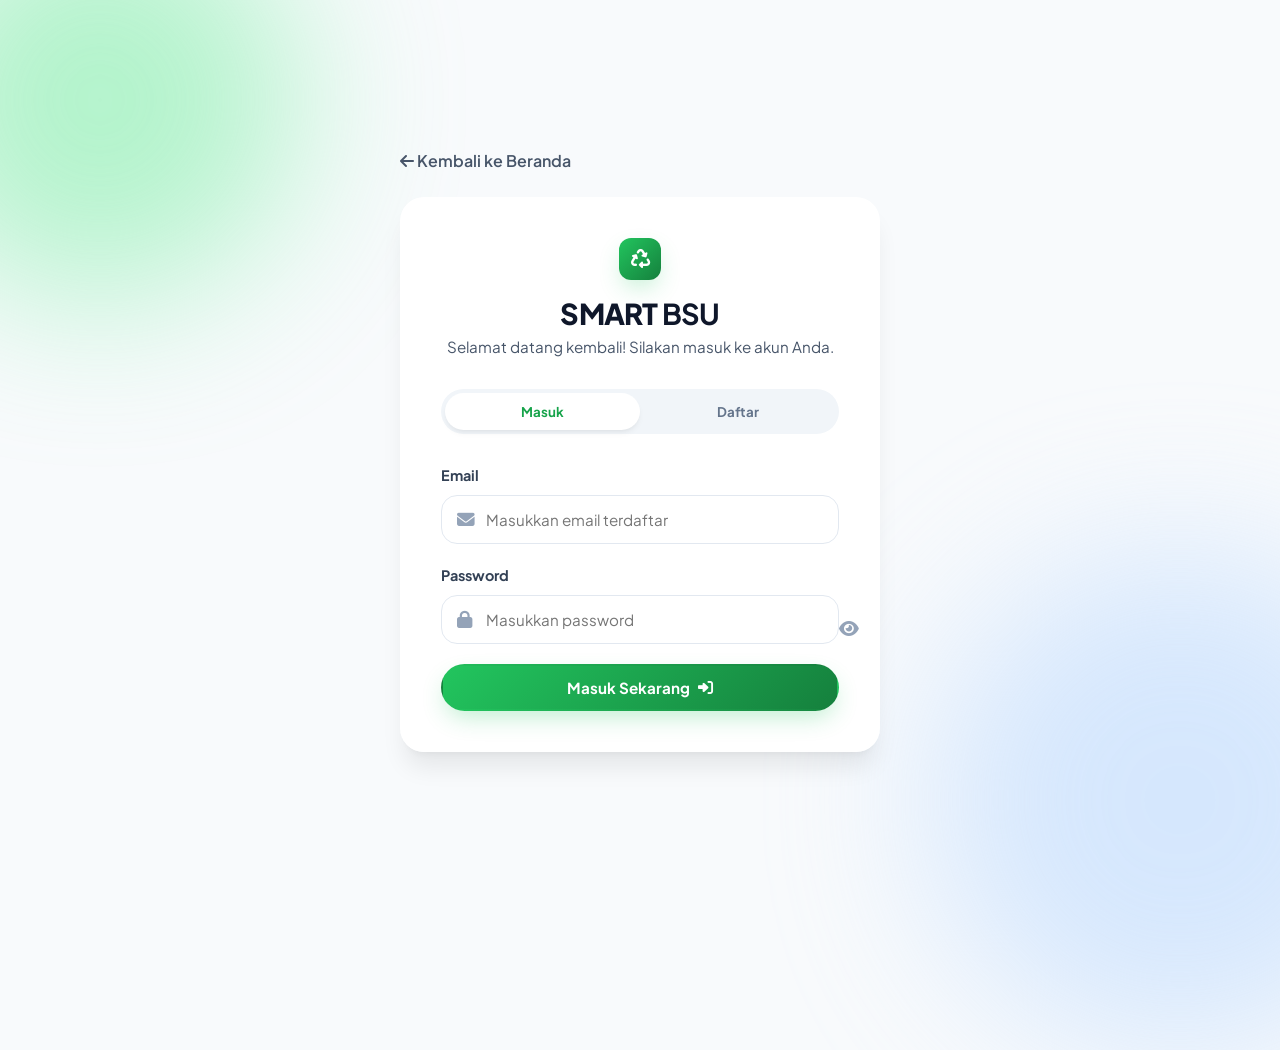
<file: login.html>
<!DOCTYPE html>
<html lang="id">
<head>
    <meta charset="UTF-8">
    <meta name="viewport" content="width=device-width, initial-scale=1.0">
    <title>Masuk / Daftar — SMART BSU</title>
    <!-- Google Fonts: Plus Jakarta Sans -->
    <link href="https://fonts.googleapis.com/css2?family=Plus+Jakarta+Sans:wght@400;500;600;700;800&display=swap" rel="stylesheet">
    <!-- Font Awesome untuk Icon -->
    <link rel="stylesheet" href="https://cdnjs.cloudflare.com/ajax/libs/font-awesome/6.4.0/css/all.min.css">
    <!-- Custom CSS -->
    <link rel="stylesheet" href="style.css">
</head>
<body class="auth-body">

    <!-- Efek Latar Belakang -->
    <div class="bg-shape bg-shape-1"></div>
    <div class="bg-shape bg-shape-2"></div>

    <div class="auth-wrapper">
        <!-- Tombol Kembali -->
        <a href="index.html" class="back-link"><i class="fas fa-arrow-left"></i> Kembali ke Beranda</a>
        
        <div class="auth-card">
            <!-- Header Kartu -->
            <div class="auth-header">
                <div class="logo-icon"><i class="fas fa-recycle"></i></div>
                <h2>SMART <b>BSU</b></h2>
                <p id="auth-subtitle">Selamat datang kembali! Silakan masuk ke akun Anda.</p>
            </div>

            <!-- Tab Navigasi Login / Daftar -->
            <div class="auth-tabs">
                <button class="auth-tab active" id="tab-login">Masuk</button>
                <button class="auth-tab" id="tab-signup">Daftar</button>
            </div>

            <!-- FORM LOGIN -->
            <form id="form-login" class="auth-form active">
                <div class="form-group">
                    <label>Email</label>
                    <div class="input-with-icon">
                        <i class="fas fa-envelope"></i>
                        <input type="email" id="login-email" placeholder="Masukkan email terdaftar" required>
                    </div>
                </div>
                <div class="form-group">
                    <label>Password</label>
                    <div class="input-with-icon">
                        <i class="fas fa-lock"></i>
                        <input type="password" id="login-password" placeholder="Masukkan password" required>
                        <button type="button" class="toggle-password" tabindex="-1"><i class="fas fa-eye"></i></button>
                    </div>
                </div>
                <!-- Pesan Error Dinamis -->
                <div class="form-message" id="login-msg"></div>
                
                <button type="submit" class="btn btn-primary btn-block">
                    Masuk Sekarang <i class="fas fa-sign-in-alt"></i>
                </button>
            </form>

            <!-- FORM SIGN UP -->
            <form id="form-signup" class="auth-form">
                <div class="form-group">
                    <label>Nama Lengkap</label>
                    <div class="input-with-icon">
                        <i class="fas fa-user"></i>
                        <input type="text" id="reg-nama" placeholder="Contoh: Budi Santoso" required>
                    </div>
                </div>
                
                <div class="form-group">
                    <label>Email</label>
                    <div class="input-with-icon">
                        <i class="fas fa-envelope"></i>
                        <input type="email" id="reg-email" placeholder="email@contoh.com" required>
                    </div>
                </div>
                
                <div class="form-group">
                    <label>Tanggal Lahir</label>
                    <div class="input-with-icon">
                        <i class="fas fa-calendar-alt"></i>
                        <input type="date" id="reg-tgl" required>
                    </div>
                </div>
                
                <!-- Grid 2 Kolom untuk Select -->
                <div class="form-row">
                    <div class="form-group">
                        <label>Kecamatan</label>
                        <div class="input-with-icon">
                            <i class="fas fa-map-marker-alt"></i>
                            <select id="reg-kecamatan" required>
                                <option value="" disabled selected>Pilih Wilayah</option>
                                <option value="Bogor Barat">Bogor Barat</option>
                                <option value="Bogor Timur">Bogor Timur</option>
                                <option value="Bogor Selatan">Bogor Selatan</option>
                                <option value="Bogor Utara">Bogor Utara</option>
                                <option value="Bogor Tengah">Bogor Tengah</option>
                                <option value="Tanah Sareal">Tanah Sareal</option>
                            </select>
                        </div>
                    </div>
                    <div class="form-group">
                        <label>Sektor</label>
                        <div class="input-with-icon">
                            <i class="fas fa-briefcase"></i>
                            <select id="reg-sektor" required>
                                <option value="" disabled selected>Pilih Kategori</option>
                                <option value="Rumah Tangga">Rumah Tangga</option>
                                <option value="Kuliner">Kuliner</option>
                                <option value="Pasar">Pasar</option>
                                <option value="Lainnya">Lainnya</option>
                            </select>
                        </div>
                    </div>
                </div>
                
                <div class="form-group">
                    <label>Password</label>
                    <div class="input-with-icon">
                        <i class="fas fa-lock"></i>
                        <input type="password" id="reg-password" placeholder="Buat password minimal 6 karakter" required minlength="6">
                        <button type="button" class="toggle-password" tabindex="-1"><i class="fas fa-eye"></i></button>
                    </div>
                </div>

                <!-- Pesan Error/Sukses Dinamis -->
                <div class="form-message" id="reg-msg"></div>
                
                <button type="submit" class="btn btn-primary btn-block">
                    Daftar Akun Baru <i class="fas fa-user-plus"></i>
                </button>
            </form>
        </div>
    </div>

    <!-- Scripts -->
    <script src="script.js"></script>
</body>
</html>
</file>
<file: style.css>
@charset "UTF-8";

/* ==========================================================================
   SMART BSU - MAIN STYLESHEET (BAGIAN 1)
   Tema: Modern, Clean, Gen-Z Vibe, Eco-Friendly (Green & Blue)
   ========================================================================== */

/* --------------------------------------------------------------------------
   1. CSS VARIABLES (DESIGN TOKENS)
   -------------------------------------------------------------------------- */
:root {
    /* Color Palette: Primary (Green) */
    --primary-50: #f0fdf4;
    --primary-100: #dcfce7;
    --primary-200: #bbf7d0;
    --primary-300: #86efac;
    --primary-400: #4ade80;
    --primary: #22c55e;
    --primary-600: #16a34a;
    --primary-dark: #15803d;
    --primary-800: #166534;
    --primary-900: #14532d;

    /* Color Palette: Accent (Blue) */
    --blue-50: #eff6ff;
    --blue-100: #dbeafe;
    --blue-200: #bfdbfe;
    --blue-300: #93c5fd;
    --blue-400: #60a5fa;
    --blue: #3b82f6;
    --blue-600: #2563eb;
    --blue-dark: #1d4ed8;
    --blue-800: #1e40af;
    --blue-900: #1e3a8a;

    /* Color Palette: Neutral (Gray) */
    --white: #ffffff;
    --gray-50: #f8fafc;
    --gray-100: #f1f5f9;
    --gray-200: #e2e8f0;
    --gray-300: #cbd5e1;
    --gray-400: #94a3b8;
    --gray-500: #64748b;
    --gray-600: #475569;
    --gray-700: #334155;
    --gray-800: #1e293b;
    --gray-900: #0f172a;
    --black: #020617;

    /* Gradients */
    --grad-primary: linear-gradient(135deg, var(--primary), var(--primary-dark));
    --grad-blue: linear-gradient(135deg, var(--blue), var(--blue-dark));
    --grad-green-blue: linear-gradient(135deg, var(--primary-600), var(--blue-600));

    /* Typography */
    --font-main: 'Plus Jakarta Sans', system-ui, -apple-system, sans-serif;
    
    /* Shadows (Soft & Modern) */
    --shadow-xs: 0 1px 2px 0 rgb(0 0 0 / 0.05);
    --shadow-sm: 0 4px 6px -1px rgb(0 0 0 / 0.05), 0 2px 4px -2px rgb(0 0 0 / 0.05);
    --shadow-md: 0 10px 15px -3px rgb(0 0 0 / 0.06), 0 4px 6px -4px rgb(0 0 0 / 0.05);
    --shadow-lg: 0 20px 25px -5px rgb(0 0 0 / 0.08), 0 8px 10px -6px rgb(0 0 0 / 0.05);
    --shadow-green: 0 10px 25px -5px rgba(34, 197, 94, 0.3);
    --shadow-blue: 0 10px 25px -5px rgba(59, 130, 246, 0.3);
    --shadow-hover: 0 25px 50px -12px rgb(0 0 0 / 0.15);

    /* Border Radius (Rounded 16px - 24px per instruksi) */
    --radius-sm: 8px;
    --radius-md: 12px;
    --radius-lg: 16px;
    --radius-xl: 20px;
    --radius-2xl: 24px;
    --radius-full: 9999px;

    /* Transitions */
    --t-fast: 150ms cubic-bezier(0.4, 0, 0.2, 1);
    --t-normal: 300ms cubic-bezier(0.4, 0, 0.2, 1);
    --t-slow: 500ms cubic-bezier(0.4, 0, 0.2, 1);

    /* Spacing & Layout */
    --nav-height: 80px;
    --container-max: 1200px;
    --spacing-sm: 16px;
    --spacing-md: 24px;
    --spacing-lg: 40px;
    --spacing-xl: 80px;
}

/* --------------------------------------------------------------------------
   2. RESET & BASE STYLES
   -------------------------------------------------------------------------- */
*, *::before, *::after {
    margin: 0;
    padding: 0;
    box-sizing: border-box;
}

html {
    scroll-behavior: smooth;
    font-size: 16px;
}

body {
    font-family: var(--font-main);
    background-color: var(--white);
    color: var(--gray-800);
    line-height: 1.6;
    -webkit-font-smoothing: antialiased;
    -moz-osx-font-smoothing: grayscale;
    min-height: 100vh;
    display: flex;
    flex-direction: column;
}

main {
    flex-grow: 1;
}

/* Typography Base */
h1, h2, h3, h4, h5, h6 {
    font-family: var(--font-main);
    font-weight: 800;
    line-height: 1.2;
    color: var(--gray-900);
    letter-spacing: -0.02em;
}

p {
    margin-bottom: 1rem;
    color: var(--gray-600);
}

a {
    color: var(--primary);
    text-decoration: none;
    transition: all var(--t-fast);
}

a:hover {
    color: var(--primary-dark);
}

ul, ol {
    list-style: none;
}

img {
    max-width: 100%;
    height: auto;
    display: block;
}

button {
    font-family: inherit;
    cursor: pointer;
    border: none;
    background: none;
    outline: none;
}

/* --------------------------------------------------------------------------
   3. GLOBAL LAYOUT & UTILITIES
   -------------------------------------------------------------------------- */
.container {
    width: 100%;
    max-width: var(--container-max);
    margin: 0 auto;
    padding: 0 var(--spacing-md);
}

.page-spacing {
    padding: var(--spacing-xl) 0;
}

/* Background Utilities */
.bg-gray { background-color: var(--gray-50); }
.bg-white { background-color: var(--white); }
.bg-green-50 { background-color: var(--primary-50); }
.bg-blue-50 { background-color: var(--blue-50); }
.bg-blue-light { background-color: var(--blue-100); }
.bg-green-light { background-color: var(--primary-100); }

/* Text Color Utilities */
.text-primary { color: var(--primary); }
.text-green { color: var(--primary); }
.text-green-600 { color: var(--primary-600); }
.text-green-700 { color: var(--primary-700); }
.text-green-800 { color: var(--primary-800); }
.text-blue { color: var(--blue); }
.text-blue-600 { color: var(--blue-600); }
.text-blue-700 { color: var(--blue-700); }
.text-white { color: var(--white); }
.text-gray-500 { color: var(--gray-500); }
.text-gray-600 { color: var(--gray-600); }
.text-gray-700 { color: var(--gray-700); }
.text-gray-800 { color: var(--gray-800); }
.text-gray-900 { color: var(--gray-900); }

/* Typography Utilities */
.text-center { text-align: center; }
.text-left { text-align: left; }
.text-right { text-align: right; }
.font-bold { font-weight: 700; }
.font-black { font-weight: 900; }
.text-sm { font-size: 0.875rem; }
.text-xs { font-size: 0.75rem; }
.text-lg { font-size: 1.125rem; }
.text-xl { font-size: 1.25rem; }
.text-2xl { font-size: 1.5rem; }
.text-3xl { font-size: 1.875rem; }
.text-4xl { font-size: 2.25rem; }
.tracking-widest { letter-spacing: 0.1em; }
.uppercase { text-transform: uppercase; }
.leading-relaxed { line-height: 1.75; }

/* Display & Flex Utilities */
.d-block { display: block; }
.d-flex { display: flex; }
.flex-column { flex-direction: column; }
.align-center { align-items: center; }
.justify-center { justify-content: center; }
.justify-between { justify-content: space-between; }
.flex-grow { flex-grow: 1; }
.flex-shrink-0 { flex-shrink: 0; }
.w-full { width: 100%; }
.h-full { height: 100%; }

/* Spacing Utilities */
.m-0 { margin: 0; }
.mt-1 { margin-top: 0.25rem; }
.mt-2 { margin-top: 0.5rem; }
.mt-3 { margin-top: 1rem; }
.mt-4 { margin-top: 1.5rem; }
.mt-5 { margin-top: 2rem; }
.mb-1 { margin-bottom: 0.25rem; }
.mb-2 { margin-bottom: 0.5rem; }
.mb-3 { margin-bottom: 1rem; }
.mb-4 { margin-bottom: 1.5rem; }
.mb-5 { margin-bottom: 2rem; }
.mx-auto { margin-left: auto; margin-right: auto; }
.p-0 { padding: 0; }
.p-2 { padding: 0.5rem; }
.p-3 { padding: 1rem; }
.p-4 { padding: 1.5rem; }
.p-5 { padding: 2rem; }
.px-3 { padding-left: 1rem; padding-right: 1rem; }
.px-6 { padding-left: 1.5rem; padding-right: 1.5rem; }
.py-1 { padding-top: 0.25rem; padding-bottom: 0.25rem; }
.py-3 { padding-top: 1rem; padding-bottom: 1rem; }
.pb-3 { padding-bottom: 1rem; }
.pb-5 { padding-bottom: 2rem; }
.pt-5 { padding-top: 2rem; }

/* Gap Utilities */
.gap-2 { gap: 0.5rem; }
.gap-3 { gap: 1rem; }
.gap-4 { gap: 1.5rem; }

/* Border & Radius Utilities */
.rounded-lg { border-radius: var(--radius-lg); }
.rounded-xl { border-radius: var(--radius-xl); }
.rounded-2xl { border-radius: var(--radius-2xl); }
.rounded-full { border-radius: var(--radius-full); }
.border { border-width: 1px; border-style: solid; }
.border-gray-100 { border-color: var(--gray-100); }
.border-gray-200 { border-color: var(--gray-200); }
.border-green-100 { border-color: var(--primary-100); }
.border-green-200 { border-color: var(--primary-200); }
.border-blue { border-color: var(--blue-200); }
.border-b { border-bottom-width: 1px; border-bottom-style: solid; }

/* Shadow & Effects */
.shadow-sm { box-shadow: var(--shadow-sm); }
.shadow-md { box-shadow: var(--shadow-md); }
.shadow-lg { box-shadow: var(--shadow-lg); }
.shadow-green { box-shadow: var(--shadow-green); }
.transition { transition: all var(--t-normal); }
.hover-shadow:hover { 
    box-shadow: var(--shadow-hover);
    transform: translateY(-4px);
}

/* Position Utilities */
.position-relative { position: relative; }
.relative { position: relative; }
.absolute { position: absolute; }
.z-10 { z-index: 10; }
.overflow-hidden { overflow: hidden; }

/* Section Title Base */
.section-title {
    margin-bottom: var(--spacing-lg);
}
.section-title span {
    display: inline-block;
    color: var(--primary);
    font-weight: 700;
    text-transform: uppercase;
    letter-spacing: 2px;
    font-size: 0.85rem;
    margin-bottom: 8px;
}
.section-title h2 {
    font-size: clamp(1.8rem, 4vw, 2.5rem);
    color: var(--gray-900);
}
/* --------------------------------------------------------------------------
   4. COMPONENTS: BUTTONS & BADGES
   -------------------------------------------------------------------------- */
.btn {
    display: inline-flex;
    align-items: center;
    justify-content: center;
    gap: 8px;
    padding: 12px 24px;
    font-size: 0.95rem;
    font-weight: 700;
    border-radius: var(--radius-full);
    transition: all var(--t-fast);
    border: 2px solid transparent;
    text-align: center;
    cursor: pointer;
    white-space: nowrap;
}
.btn:active { transform: scale(0.97); }

.btn-primary {
    background: var(--grad-primary);
    color: var(--white);
    box-shadow: var(--shadow-green);
}
.btn-primary:hover {
    box-shadow: 0 15px 30px -5px rgba(34, 197, 94, 0.4);
    transform: translateY(-2px);
    color: var(--white);
}

.btn-outline {
    background: transparent;
    color: var(--primary-600);
    border-color: var(--primary-400);
}
.btn-outline:hover {
    background: var(--primary-50);
    color: var(--primary-800);
    transform: translateY(-2px);
}

.btn-danger {
    background: linear-gradient(135deg, #ef4444, #dc2626);
    color: var(--white);
    box-shadow: 0 10px 25px -5px rgba(239, 68, 68, 0.3);
}
.btn-danger:hover {
    transform: translateY(-2px);
    box-shadow: 0 15px 30px -5px rgba(239, 68, 68, 0.4);
}

.btn-block { width: 100%; }
.btn-lg { padding: 16px 32px; font-size: 1.05rem; }

/* Badges */
.badge {
    display: inline-flex;
    align-items: center;
    gap: 6px;
    padding: 6px 14px;
    background: var(--primary-100);
    color: var(--primary-800);
    font-size: 0.8rem;
    font-weight: 800;
    border-radius: var(--radius-full);
}
.badge-blue { background: var(--blue-100); color: var(--blue-800); }
.badge-glass {
    background: rgba(255, 255, 255, 0.15);
    backdrop-filter: blur(12px);
    -webkit-backdrop-filter: blur(12px);
    color: var(--white);
    border: 1px solid rgba(255, 255, 255, 0.2);
}

/* --------------------------------------------------------------------------
   5. NAVBAR & MOBILE MENU
   -------------------------------------------------------------------------- */
.navbar {
    position: sticky;
    top: 0;
    left: 0;
    width: 100%;
    height: var(--nav-height);
    background: rgba(255, 255, 255, 0.9);
    backdrop-filter: blur(16px);
    -webkit-backdrop-filter: blur(16px);
    z-index: 1000;
    box-shadow: 0 4px 20px rgba(0, 0, 0, 0.03);
    border-bottom: 1px solid rgba(34, 197, 94, 0.1);
}

.nav-container {
    max-width: var(--container-max);
    height: 100%;
    margin: 0 auto;
    padding: 0 var(--spacing-md);
    display: flex;
    justify-content: space-between;
    align-items: center;
}

.logo {
    display: flex;
    align-items: center;
    gap: 12px;
    font-size: 1.25rem;
    font-weight: 900;
    color: var(--gray-900);
    letter-spacing: -0.5px;
}
.logo b { color: var(--primary-600); }
.logo-icon {
    width: 42px;
    height: 42px;
    background: var(--grad-primary);
    color: var(--white);
    display: flex;
    align-items: center;
    justify-content: center;
    border-radius: 12px;
    font-size: 1.2rem;
    box-shadow: var(--shadow-green);
}

.nav-menu {
    display: flex;
    gap: 32px;
}
.nav-menu a {
    color: var(--gray-600);
    font-weight: 700;
    font-size: 0.95rem;
    position: relative;
    padding: 8px 0;
}
.nav-menu a:hover, .nav-menu a.active {
    color: var(--primary-600);
}
.nav-menu a::after {
    content: '';
    position: absolute;
    bottom: 0;
    left: 0;
    width: 0%;
    height: 3px;
    background: var(--primary-600);
    border-radius: var(--radius-full);
    transition: width var(--t-fast);
}
.nav-menu a.active::after, .nav-menu a:hover::after {
    width: 100%;
}

.nav-right {
    display: flex;
    align-items: center;
    gap: 16px;
}

.nav-points {
    display: flex;
    align-items: center;
    gap: 6px;
    background: var(--primary-50);
    padding: 8px 16px;
    border-radius: var(--radius-full);
    color: var(--primary-800);
    font-weight: 800;
    font-size: 0.9rem;
    border: 1px solid var(--primary-200);
}
.nav-points i { color: #f59e0b; } /* Warna bintang kuning */

.nav-avatar {
    width: 46px;
    height: 46px;
    border-radius: 50%;
    overflow: hidden;
    border: 2px solid var(--primary-200);
    transition: var(--t-fast);
    cursor: pointer;
    background: var(--gray-100);
}
.nav-avatar:hover, .nav-avatar.active {
    transform: scale(1.05);
    box-shadow: var(--shadow-green);
    border-color: var(--primary);
}
.nav-avatar img { width: 100%; height: 100%; object-fit: cover; }

.menu-toggle {
    display: none;
    font-size: 1.5rem;
    color: var(--gray-800);
    cursor: pointer;
    background: var(--gray-100);
    width: 46px; height: 46px;
    border-radius: 12px;
    align-items: center;
    justify-content: center;
    transition: var(--t-fast);
}
.menu-toggle:active { background: var(--gray-200); }

/* Mobile Nav Drawer */
.mobile-nav {
    position: fixed;
    top: var(--nav-height);
    left: 0;
    width: 100%;
    background: rgba(255, 255, 255, 0.98);
    backdrop-filter: blur(20px);
    -webkit-backdrop-filter: blur(20px);
    box-shadow: var(--shadow-lg);
    display: none;
    flex-direction: column;
    padding: 24px;
    z-index: 999;
    border-bottom-left-radius: 24px;
    border-bottom-right-radius: 24px;
    border-top: 1px solid var(--gray-100);
}
.mobile-nav.open {
    display: flex;
    animation: slideDown 0.3s cubic-bezier(0.4, 0, 0.2, 1) forwards;
}
.mobile-nav a {
    padding: 16px;
    font-size: 1.05rem;
    font-weight: 700;
    color: var(--gray-700);
    border-bottom: 1px solid var(--gray-100);
    display: flex;
    align-items: center;
    gap: 16px;
}
.mobile-nav a:last-child { border-bottom: none; }
.mobile-nav a:hover, .mobile-nav a.active {
    background: var(--primary-50);
    color: var(--primary-700);
    border-radius: var(--radius-md);
}
.mobile-nav a i { color: var(--primary-500); font-size: 1.2rem; width: 24px; text-align: center; }

/* --------------------------------------------------------------------------
   6. HERO SECTIONS (HOME & SUBPAGES)
   -------------------------------------------------------------------------- */
/* Home Hero (index.html) */
.hero {
    position: relative;
    min-height: calc(100vh - var(--nav-height) - 40px);
    margin: 20px;
    border-radius: var(--radius-2xl);
    overflow: hidden;
    background: url('https://images.unsplash.com/photo-1532996122724-e3c354a0b15b?ixlib=rb-4.0.3&auto=format&fit=crop&w=1470&q=80') center/cover no-repeat;
    display: flex;
    align-items: center;
}
.hero-overlay {
    position: absolute;
    inset: 0;
    background: linear-gradient(90deg, rgba(15, 23, 42, 0.95) 0%, rgba(15, 23, 42, 0.7) 50%, rgba(15, 23, 42, 0.1) 100%);
    z-index: 1;
}
.hero-content {
    position: relative;
    z-index: 2;
    display: flex;
    justify-content: space-between;
    align-items: center;
    width: 100%;
}
.hero-text {
    max-width: 650px;
    color: var(--white);
}
.hero-text h1 {
    font-size: clamp(2.5rem, 6vw, 4.5rem);
    color: var(--white);
    margin: 20px 0;
    line-height: 1.15;
    letter-spacing: -1px;
}
.hero-text h1 span {
    color: var(--primary-400);
    position: relative;
}
.hero-text p {
    color: var(--gray-300);
    font-size: 1.15rem;
    margin-bottom: 32px;
    line-height: 1.8;
}
.hero-btns {
    display: flex;
    gap: 16px;
    flex-wrap: wrap;
}
.hero-visual {
    display: none; /* Disembunyikan di mobile, dimunculkan via media query */
}

/* Floating Elements (Home Visual) */
.floating-card {
    background: rgba(255, 255, 255, 0.1);
    backdrop-filter: blur(16px);
    -webkit-backdrop-filter: blur(16px);
    border: 1px solid rgba(255, 255, 255, 0.2);
    padding: 24px 32px;
    border-radius: var(--radius-xl);
    color: var(--white);
    display: flex;
    align-items: center;
    gap: 20px;
    animation: float 5s ease-in-out infinite;
    box-shadow: 0 25px 50px -12px rgba(0, 0, 0, 0.5);
}
.floating-card i {
    font-size: 3rem;
    color: var(--primary-400);
}
.floating-card span {
    font-size: 1.35rem;
    font-weight: 800;
}

/* Subpage Heros (Edukasi, Partnership, Point) */
.edu-hero, .partner-hero, .point-hero {
    padding: 80px 20px 120px;
    background: linear-gradient(135deg, var(--gray-900), var(--gray-800));
    color: var(--white);
    border-radius: 0 0 40px 40px;
}
.hero-title {
    font-size: clamp(2rem, 5vw, 3.5rem);
    color: var(--white);
    letter-spacing: -1px;
    line-height: 1.2;
}
.hero-title span { color: var(--primary-400); }
.hero-bg-pattern {
    position: absolute;
    inset: 0;
    background-image: radial-gradient(rgba(255,255,255,0.1) 2px, transparent 2px);
    background-size: 30px 30px;
    opacity: 0.5;
    z-index: 1;
}

/* --------------------------------------------------------------------------
   7. ANIMATIONS (KEYFRAMES)
   -------------------------------------------------------------------------- */
@keyframes slideDown {
    from { opacity: 0; transform: translateY(-15px); }
    to { opacity: 1; transform: translateY(0); }
}
@keyframes float {
    0%, 100% { transform: translateY(0); }
    50% { transform: translateY(-20px); }
}
@keyframes pulseGlow {
    0% { box-shadow: 0 0 0 0 rgba(34, 197, 94, 0.6); }
    70% { box-shadow: 0 0 0 20px rgba(34, 197, 94, 0); }
    100% { box-shadow: 0 0 0 0 rgba(34, 197, 94, 0); }
}
@keyframes slideUpFade {
    from { opacity: 0; transform: translateY(30px); }
    to { opacity: 1; transform: translateY(0); }
}
/* --------------------------------------------------------------------------
   8. INDEX.HTML - DASHBOARD STATISTIK
   -------------------------------------------------------------------------- */
.stats {
    margin-top: -60px;
    position: relative;
    z-index: 10;
    margin-bottom: var(--spacing-xl);
}

.stats-grid {
    display: grid;
    grid-template-columns: repeat(auto-fit, minmax(280px, 1fr));
    gap: 24px;
}

.stat-card {
    background: var(--white);
    padding: 32px 24px;
    border-radius: var(--radius-xl);
    box-shadow: var(--shadow-md);
    display: flex;
    align-items: center;
    gap: 20px;
    transition: var(--t-normal);
    border: 1px solid var(--gray-100);
}

.stat-card:hover {
    transform: translateY(-5px);
    box-shadow: var(--shadow-lg);
    border-color: var(--primary-200);
}

.stat-icon {
    width: 64px;
    height: 64px;
    background: var(--primary-50);
    color: var(--primary-600);
    border-radius: var(--radius-lg);
    display: flex;
    align-items: center;
    justify-content: center;
    font-size: 1.8rem;
    flex-shrink: 0;
}

.stat-info h2 {
    font-size: 2.5rem;
    color: var(--gray-900);
    display: inline-block;
    line-height: 1;
    margin-bottom: 4px;
}

.stat-info .unit {
    font-size: 1rem;
    color: var(--primary-600);
    font-weight: 800;
}

.stat-info p {
    margin: 0;
    font-size: 0.9rem;
    color: var(--gray-500);
}

/* --------------------------------------------------------------------------
   9. INDEX.HTML - FITUR MAGGOT
   -------------------------------------------------------------------------- */
.maggot-features {
    background: var(--gray-50);
    padding: var(--spacing-xl) 0;
}

.feature-grid {
    display: grid;
    grid-template-columns: repeat(auto-fit, minmax(300px, 1fr));
    gap: 30px;
}

.f-card {
    background: var(--white);
    padding: 40px 30px;
    border-radius: var(--radius-xl);
    text-align: center;
    box-shadow: var(--shadow-sm);
    transition: var(--t-normal);
    border: 1px solid var(--gray-100);
}

.f-card:hover, .f-card.active {
    box-shadow: var(--shadow-lg);
    transform: translateY(-8px);
    border-color: var(--primary-200);
}

.f-card.active {
    background: var(--grad-primary);
    color: var(--white);
}

.f-card.active h3, .f-card.active p {
    color: var(--white);
}

.f-icon {
    width: 80px;
    height: 80px;
    background: var(--primary-50);
    color: var(--primary-600);
    font-size: 2rem;
    border-radius: 50%;
    display: flex;
    align-items: center;
    justify-content: center;
    margin: 0 auto 24px;
    transition: var(--t-normal);
}

.f-card.active .f-icon {
    background: rgba(255, 255, 255, 0.2);
    color: var(--white);
}

.f-card h3 {
    margin-bottom: 12px;
    font-size: 1.25rem;
}

/* --------------------------------------------------------------------------
   10. INDEX.HTML - SMART BSU TV
   -------------------------------------------------------------------------- */
.bsu-tv {
    padding: var(--spacing-xl) 0;
}

.tv-wrapper {
    background: var(--gray-900);
    border-radius: var(--radius-2xl);
    padding: 40px;
    display: grid;
    grid-template-columns: 1fr 1.5fr;
    gap: 40px;
    align-items: center;
    color: var(--white);
    overflow: hidden;
    position: relative;
    box-shadow: var(--shadow-lg);
}

.tv-wrapper::before {
    content: '';
    position: absolute;
    top: 0;
    left: 0;
    width: 100%;
    height: 100%;
    background: radial-gradient(circle at top right, rgba(37, 99, 235, 0.3), transparent 50%);
    pointer-events: none;
}

.tv-info h2 {
    color: var(--white);
    font-size: 2.5rem;
    margin-bottom: 16px;
}

.tv-info h2 span {
    color: #ef4444; /* YouTube Red */
}

.tv-info p {
    color: var(--gray-300);
    font-size: 1.1rem;
}

.video-container {
    position: relative;
    padding-bottom: 56.25%; /* 16:9 Aspect Ratio */
    height: 0;
    overflow: hidden;
    border-radius: var(--radius-lg);
    box-shadow: 0 10px 30px rgba(0, 0, 0, 0.5);
    border: 4px solid var(--gray-800);
}

.video-container iframe {
    position: absolute;
    top: 0;
    left: 0;
    width: 100%;
    height: 100%;
}

/* --------------------------------------------------------------------------
   11. INDEX.HTML - FLOW SISTEM
   -------------------------------------------------------------------------- */
.flow-section {
    background: var(--gray-50);
    padding: var(--spacing-xl) 0;
    text-align: center;
}

.flow-container {
    display: flex;
    justify-content: space-between;
    align-items: flex-start;
    gap: 20px;
    position: relative;
    flex-wrap: wrap;
}

.flow-step {
    flex: 1;
    min-width: 150px;
    display: flex;
    flex-direction: column;
    align-items: center;
    position: relative;
}

.step-num {
    width: 60px;
    height: 60px;
    background: var(--white);
    color: var(--primary-600);
    font-size: 1.5rem;
    font-weight: 900;
    border-radius: 50%;
    display: flex;
    align-items: center;
    justify-content: center;
    margin-bottom: 16px;
    box-shadow: var(--shadow-md);
    border: 4px solid var(--primary-50);
    z-index: 2;
    transition: var(--t-fast);
}

.flow-step:hover .step-num {
    background: var(--primary-600);
    color: var(--white);
    transform: scale(1.1);
}

.flow-step h4 {
    font-size: 1.1rem;
    margin-bottom: 8px;
    color: var(--gray-800);
}

.flow-step p {
    font-size: 0.85rem;
}

/* --------------------------------------------------------------------------
   12. INDEX.HTML - QUICK MENU CARDS
   -------------------------------------------------------------------------- */
.quick-menu {
    padding: var(--spacing-xl) 0;
}

.menu-grid {
    display: grid;
    grid-template-columns: repeat(auto-fit, minmax(250px, 1fr));
    gap: 24px;
}

.m-card {
    background: var(--white);
    padding: 32px;
    border-radius: var(--radius-xl);
    box-shadow: var(--shadow-sm);
    display: flex;
    flex-direction: column;
    align-items: center;
    justify-content: center;
    gap: 16px;
    border: 1px solid var(--gray-100);
}

.m-card:hover {
    transform: translateY(-5px);
    box-shadow: var(--shadow-lg);
    border-color: var(--primary-200);
}

.m-card i {
    font-size: 2.5rem;
    color: var(--primary-500);
    transition: var(--t-fast);
}

.m-card:hover i {
    transform: scale(1.1);
    color: var(--primary-600);
}

.m-card span {
    font-weight: 800;
    font-size: 1.1rem;
    color: var(--gray-800);
}
/* --------------------------------------------------------------------------
   13. GLOBAL FORMS & INPUTS
   -------------------------------------------------------------------------- */
.form-group {
    margin-bottom: 20px;
}

.form-group label {
    display: block;
    font-size: 0.9rem;
    font-weight: 700;
    color: var(--gray-700);
    margin-bottom: 8px;
}

.input-with-icon {
    position: relative;
    display: flex;
    align-items: center;
}

.input-with-icon i {
    position: absolute;
    left: 16px;
    color: var(--gray-400);
    font-size: 1.1rem;
    transition: var(--t-fast);
}

.input-with-icon input,
.input-with-icon select,
.input-with-icon textarea {
    width: 100%;
    padding: 14px 16px 14px 44px;
    border: 1px solid var(--gray-200);
    border-radius: var(--radius-lg);
    font-family: inherit;
    font-size: 0.95rem;
    color: var(--gray-800);
    background: var(--white);
    transition: var(--t-fast);
    outline: none;
}

.input-with-icon input:focus,
.input-with-icon select:focus,
.input-with-icon textarea:focus {
    border-color: var(--primary-400);
    box-shadow: 0 0 0 4px rgba(34, 197, 94, 0.15);
}

.input-with-icon input:focus + i,
.input-with-icon select:focus + i,
.input-with-icon textarea:focus + i,
.input-with-icon:focus-within i.icon-left {
    color: var(--primary-600);
}

.disabled-input {
    background-color: var(--gray-100) !important;
    color: var(--gray-500) !important;
    cursor: not-allowed;
}

.form-message {
    font-size: 0.85rem;
    margin-top: 8px;
    padding: 10px 12px;
    border-radius: var(--radius-md);
    display: none; /* Disembunyikan secara default, ditampilkan via JS */
}
.form-message.error {
    display: block;
    background: #fef2f2;
    color: #dc2626;
    border: 1px solid #fecaca;
}
.form-message.success {
    display: block;
    background: #f0fdf4;
    color: #16a34a;
    border: 1px solid #bbf7d0;
}

/* --------------------------------------------------------------------------
   14. AUTHENTICATION PAGE (LOGIN.HTML)
   -------------------------------------------------------------------------- */
.auth-body {
    background: var(--gray-50);
    display: flex;
    align-items: center;
    justify-content: center;
    min-height: 100vh;
    padding: 20px;
    position: relative;
    overflow: hidden;
}

.bg-shape {
    position: absolute;
    border-radius: 50%;
    filter: blur(80px);
    z-index: 0;
    opacity: 0.6;
}
.bg-shape-1 {
    width: 400px; height: 400px;
    background: var(--primary-300);
    top: -100px; left: -100px;
}
.bg-shape-2 {
    width: 500px; height: 500px;
    background: var(--blue-200);
    bottom: -150px; right: -150px;
}

.auth-wrapper {
    position: relative;
    z-index: 10;
    width: 100%;
    max-width: 480px;
}

.back-link {
    display: inline-block;
    margin-bottom: 24px;
    font-weight: 600;
    color: var(--gray-600);
}
.back-link:hover { color: var(--primary-600); transform: translateX(-5px); }

.auth-card {
    background: rgba(255, 255, 255, 0.95);
    backdrop-filter: blur(20px);
    -webkit-backdrop-filter: blur(20px);
    padding: 40px;
    border-radius: var(--radius-2xl);
    box-shadow: var(--shadow-lg);
    border: 1px solid rgba(255, 255, 255, 0.5);
    animation: slideUpFade 0.5s ease-out forwards;
}

.auth-header {
    text-align: center;
    margin-bottom: 30px;
}
.auth-header .logo-icon {
    margin: 0 auto 16px;
}
.auth-header h2 { font-size: 1.8rem; }
.auth-header p { font-size: 0.95rem; margin-top: 4px; }

.auth-tabs {
    display: flex;
    background: var(--gray-100);
    padding: 4px;
    border-radius: var(--radius-full);
    margin-bottom: 30px;
}
.auth-tab {
    flex: 1;
    padding: 10px;
    font-weight: 700;
    color: var(--gray-500);
    border-radius: var(--radius-full);
    transition: var(--t-fast);
}
.auth-tab.active {
    background: var(--white);
    color: var(--primary-600);
    box-shadow: var(--shadow-sm);
}

.auth-form {
    display: none;
    animation: slideUpFade 0.3s ease forwards;
}
.auth-form.active {
    display: block;
}

.toggle-password {
    position: absolute;
    right: 16px;
    color: var(--gray-400);
    font-size: 1.1rem;
}
.toggle-password:hover { color: var(--primary-600); }

/* --------------------------------------------------------------------------
   15. PROFILE PAGE (PROFILE.HTML)
   -------------------------------------------------------------------------- */
.profile-hero {
    position: relative;
    margin-bottom: 60px;
    border-radius: var(--radius-2xl);
    overflow: hidden;
    box-shadow: var(--shadow-md);
}

.profile-hero-bg {
    height: 180px;
    background: var(--grad-primary);
    position: relative;
}
.profile-hero-bg::after {
    content: '';
    position: absolute;
    inset: 0;
    background-image: radial-gradient(rgba(255,255,255,0.2) 1px, transparent 1px);
    background-size: 20px 20px;
}

.profile-hero-content {
    background: var(--white);
    padding: 0 40px 40px;
    display: flex;
    align-items: flex-end;
    gap: 30px;
    position: relative;
}

.profile-avatar-large {
    width: 140px;
    height: 140px;
    border-radius: 50%;
    border: 6px solid var(--white);
    background: var(--white);
    margin-top: -70px;
    position: relative;
    z-index: 2;
    box-shadow: var(--shadow-md);
    overflow: hidden;
}
.profile-avatar-large img { width: 100%; height: 100%; object-fit: cover; }

.profile-user-info {
    padding-top: 20px;
    flex-grow: 1;
}
.profile-user-info h1 { font-size: 2rem; margin-bottom: 4px; }
.profile-user-info p { margin-bottom: 12px; font-weight: 500; }

.user-badges {
    display: flex;
    gap: 10px;
    flex-wrap: wrap;
}

.profile-grid {
    display: grid;
    grid-template-columns: 320px 1fr;
    gap: 30px;
    align-items: start;
}

.card {
    background: var(--white);
    border-radius: var(--radius-2xl);
    box-shadow: var(--shadow-sm);
    border: 1px solid var(--gray-100);
}

.card-header {
    padding: 24px 30px;
    border-bottom: 1px solid var(--gray-100);
}
.card-header h2, .card-header h3 { font-size: 1.25rem; display: flex; align-items: center; gap: 12px; margin-bottom: 4px; }
.card-header p { font-size: 0.9rem; margin: 0; }

.profile-form { padding: 30px; }

/* --------------------------------------------------------------------------
   16. PROFILE & POINT COMPONENTS (STAT MINI & QR)
   -------------------------------------------------------------------------- */
.stat-cards-mini {
    display: flex;
    flex-direction: column;
    gap: 16px;
    margin-bottom: 30px;
}

.stat-card-m {
    background: var(--white);
    padding: 20px;
    border-radius: var(--radius-xl);
    box-shadow: var(--shadow-sm);
    display: flex;
    align-items: center;
    gap: 16px;
    border: 1px solid var(--gray-100);
}

.sc-icon {
    width: 48px; height: 48px;
    background: var(--primary-50);
    color: var(--primary-600);
    border-radius: var(--radius-md);
    display: flex; align-items: center; justify-content: center;
    font-size: 1.4rem;
}
.sc-icon.blue { background: var(--blue-50); color: var(--blue-600); }

.sc-data h3 { font-size: 1.5rem; line-height: 1.1; color: var(--gray-900); }
.sc-data span { font-size: 0.85rem; color: var(--gray-500); font-weight: 600; }

.qr-id-card { margin-bottom: 24px; overflow: hidden; }
.qr-wrapper {
    padding: 30px;
    display: flex;
    justify-content: center;
    background: var(--gray-50);
}
.qr-wrapper img, .qr-wrapper canvas {
    max-width: 100%;
    border-radius: var(--radius-sm);
    box-shadow: var(--shadow-md);
}
.qr-footer {
    background: var(--gray-900);
    color: var(--white);
    padding: 12px;
    text-align: center;
    font-family: monospace;
    font-weight: 700;
    letter-spacing: 2px;
}
/* --------------------------------------------------------------------------
   17. EDUKASI SAMPAH PAGE (SAMPAH.HTML)
   -------------------------------------------------------------------------- */
.page-edukasi .page-content {
    background-color: var(--white);
}

.waste-tabs-container {
    border-radius: var(--radius-full);
    background: var(--white);
}
.waste-tabs {
    display: flex;
    background: var(--gray-100);
    padding: 6px;
    border-radius: var(--radius-full);
}
.waste-tab {
    flex: 1;
    padding: 14px 20px;
    font-weight: 700;
    color: var(--gray-600);
    border-radius: var(--radius-full);
    transition: var(--t-fast);
    font-size: 0.95rem;
}
.waste-tab.active {
    background: var(--white);
    color: var(--primary-600);
    box-shadow: var(--shadow-sm);
}

.waste-panel {
    display: none;
    animation: slideUpFade 0.4s ease forwards;
}
.waste-panel.active {
    display: block;
}

.border-left-green { border-left: 5px solid var(--primary); }
.border-left-blue { border-left: 5px solid var(--blue); }

.section-subtitle {
    font-size: 1.5rem;
    color: var(--gray-800);
    font-weight: 800;
    letter-spacing: -0.5px;
}

/* Waste Tags Grid (Contoh Sampah) */
.waste-tags-grid {
    display: flex;
    flex-wrap: wrap;
    gap: 12px;
}
.tag-item {
    display: inline-flex;
    align-items: center;
    gap: 8px;
    padding: 8px 16px;
    border-radius: var(--radius-full);
    font-size: 0.9rem;
    font-weight: 600;
    transition: var(--t-fast);
}
.org-tag {
    background: var(--primary-50);
    color: var(--primary-800);
    border: 1px solid var(--primary-200);
}
.org-tag:hover { background: var(--primary-100); transform: translateY(-2px); }
.anorg-tag {
    background: var(--blue-50);
    color: var(--blue-800);
    border: 1px solid var(--blue-200);
}
.anorg-tag:hover { background: var(--blue-100); transform: translateY(-2px); }

/* Process Steps (Cara Pengolahan) */
.process-steps-grid {
    display: grid;
    grid-template-columns: repeat(auto-fit, minmax(200px, 1fr));
    gap: 20px;
}
.p-step-card {
    transition: var(--t-normal);
}
.p-step-card:hover {
    transform: translateY(-5px);
    box-shadow: var(--shadow-md);
}
.p-step-num {
    width: 36px;
    height: 36px;
    border-radius: 50%;
    display: flex;
    align-items: center;
    justify-content: center;
    font-weight: 900;
    font-size: 1.1rem;
}

/* Tips Box */
.tip-box {
    align-items: flex-start;
}
.tip-icon {
    width: 48px;
    height: 48px;
    background: var(--gray-50);
    border-radius: 12px;
    display: flex;
    align-items: center;
    justify-content: center;
    flex-shrink: 0;
}

/* Table Responsive */
.table-responsive {
    overflow-x: auto;
    -webkit-overflow-scrolling: touch;
}
.hover-bg-light:hover { background-color: #f8fafc; }

/* --------------------------------------------------------------------------
   18. POINT SYSTEM PAGE (POINT.HTML)
   -------------------------------------------------------------------------- */
.point-header {
    display: grid;
    grid-template-columns: repeat(auto-fit, minmax(300px, 1fr));
    gap: 30px;
    margin-bottom: 40px;
}

.ph-card {
    padding: 40px;
    border-radius: var(--radius-2xl);
    box-shadow: var(--shadow-lg);
    display: flex;
    justify-content: space-between;
    align-items: center;
    position: relative;
    overflow: hidden;
}
.primary-gradient { background: var(--grad-primary); }
.secondary-bg { background: var(--gray-900); }

.ph-content { position: relative; z-index: 2; }
.ph-content p { color: rgba(255, 255, 255, 0.8); font-weight: 600; margin-bottom: 8px; font-size: 1.1rem; }
.ph-content h1 { font-size: 3.5rem; color: var(--white); line-height: 1; margin-bottom: 16px; letter-spacing: -2px; }
.ph-content h1 span { font-size: 1.5rem; font-weight: 600; letter-spacing: normal; opacity: 0.9; }

.ph-badge {
    display: inline-flex;
    align-items: center;
    gap: 8px;
    background: rgba(0, 0, 0, 0.2);
    padding: 8px 16px;
    border-radius: var(--radius-full);
    font-size: 0.85rem;
    font-weight: 700;
}
.ph-badge.blue { background: rgba(59, 130, 246, 0.3); }

.ph-icon {
    font-size: 8rem;
    position: absolute;
    right: -20px;
    bottom: -30px;
    opacity: 0.15;
    transform: rotate(-15deg);
}

.point-grid {
    display: grid;
    grid-template-columns: 1fr 350px;
    gap: 30px;
    align-items: start;
}

.action-card { padding: 30px; }
.ch-icon {
    width: 56px; height: 56px;
    background: var(--primary-50);
    color: var(--primary-600);
    border-radius: var(--radius-lg);
    display: flex; align-items: center; justify-content: center;
    font-size: 1.5rem;
}
.ch-icon.blue { background: var(--blue-50); color: var(--blue-600); }

.conversion-preview {
    display: flex;
    justify-content: space-between;
    align-items: center;
    padding: 12px 16px;
    border-radius: var(--radius-md);
    margin-top: 16px;
    font-size: 0.95rem;
}
.conversion-preview.success { background: var(--primary-50); border: 1px solid var(--primary-200); }
.conversion-preview.success span { color: var(--primary-800); }
.conversion-preview.success strong { color: var(--primary-600); font-size: 1.2rem; }
.conversion-preview.warning { background: var(--blue-50); border: 1px solid var(--blue-200); }
.conversion-preview.warning span { color: var(--blue-800); }
.conversion-preview.warning strong { color: var(--blue-600); font-size: 1.2rem; }

.qr-redeem-card { padding: 30px; }
.log-card { padding: 0; overflow: hidden; }
.log-card .card-header { padding: 20px 24px; border-bottom: 1px solid var(--gray-100); }
.log-list {
    max-height: 400px;
    overflow-y: auto;
}
.log-item {
    display: flex;
    justify-content: space-between;
    align-items: center;
    padding: 16px 24px;
    border-bottom: 1px solid var(--gray-100);
    transition: var(--t-fast);
}
.log-item:hover { background: var(--gray-50); }
.log-item:last-child { border-bottom: none; }
.log-icon {
    width: 40px; height: 40px;
    border-radius: 50%;
    display: flex; align-items: center; justify-content: center;
    font-size: 1.1rem;
    margin-right: 16px;
    flex-shrink: 0;
}
.log-info h4 { font-size: 0.95rem; margin-bottom: 4px; color: var(--gray-800); }
.log-info p { font-size: 0.8rem; margin: 0; color: var(--gray-500); }
.log-amount { font-weight: 800; font-size: 1.1rem; text-align: right; }
.log-amount.plus { color: var(--primary-600); }
.log-amount.minus { color: var(--blue-600); }
/* --------------------------------------------------------------------------
   19. FOOTER
   -------------------------------------------------------------------------- */
.footer {
    background: var(--gray-900);
    color: var(--gray-300);
    padding: 60px 0 20px;
    margin-top: auto;
}

.footer-content {
    display: flex;
    justify-content: space-between;
    align-items: flex-start;
    flex-wrap: wrap;
    gap: 40px;
    margin-bottom: 40px;
    border-bottom: 1px solid rgba(255, 255, 255, 0.1);
    padding-bottom: 40px;
}

.footer-logo span {
    font-size: 1.5rem;
    font-weight: 900;
    color: var(--white);
    letter-spacing: -0.5px;
}
.footer-logo b { color: var(--primary-400); }
.footer-logo p {
    margin-top: 12px;
    font-size: 0.95rem;
    max-width: 300px;
    color: var(--gray-400);
}

.footer-links {
    display: flex;
    gap: 24px;
    flex-wrap: wrap;
}
.footer-links a {
    color: var(--gray-400);
    font-weight: 600;
    font-size: 0.95rem;
}
.footer-links a:hover {
    color: var(--primary-400);
}

.footer-bottom {
    text-align: center;
    font-size: 0.85rem;
    color: var(--gray-500);
}

/* --------------------------------------------------------------------------
   20. CUSTOM SCROLLBAR & SELECTION
   -------------------------------------------------------------------------- */
::-webkit-scrollbar {
    width: 8px;
    height: 8px;
}
::-webkit-scrollbar-track {
    background: var(--gray-100);
}
::-webkit-scrollbar-thumb {
    background: var(--gray-300);
    border-radius: var(--radius-full);
}
::-webkit-scrollbar-thumb:hover {
    background: var(--primary-400);
}

::selection {
    background: var(--primary-200);
    color: var(--primary-900);
}

/* --------------------------------------------------------------------------
   21. RESPONSIVE DESIGN (MEDIA QUERIES)
   -------------------------------------------------------------------------- */

/* TABLET (max-width: 992px) */
@media (max-width: 992px) {
    .profile-grid {
        grid-template-columns: 1fr;
    }
    
    .profile-sidebar {
        order: 2;
        display: grid;
        grid-template-columns: 1fr 1fr;
        gap: 20px;
        align-items: start;
    }
    
    #btn-logout {
        grid-column: span 2;
    }

    .point-grid {
        grid-template-columns: 1fr;
    }
    
    .tv-wrapper {
        grid-template-columns: 1fr;
        text-align: center;
    }
    
    .edu-split {
        grid-template-columns: 1fr !important;
    }

    .form-info-side, .form-input-side {
        flex: 100% !important;
    }
}

/* MOBILE (max-width: 768px) */
@media (max-width: 768px) {
    :root {
        --nav-height: 70px;
        --spacing-xl: 50px;
    }

    /* Navbar */
    .nav-menu, .nav-points {
        display: none; /* Sembunyikan menu desktop & poin di mobile */
    }
    .menu-toggle {
        display: flex; /* Tampilkan tombol hamburger */
    }

    /* Typography */
    .hero-text h1 { font-size: 2.2rem; }
    .section-title h2 { font-size: 1.8rem; }
    .ph-content h1 { font-size: 2.5rem; }

    /* Layout & Spacing */
    .hero {
        min-height: auto;
        padding: 60px 20px;
        margin: 10px;
        border-radius: var(--radius-xl);
    }
    
    .hero-btns {
        flex-direction: column;
    }
    .hero-btns .btn { width: 100%; }

    .stats {
        margin-top: -30px;
    }

    .flow-container {
        flex-direction: column;
        gap: 30px;
    }
    .flow-step {
        width: 100%;
        flex-direction: row;
        text-align: left;
        gap: 20px;
        background: var(--white);
        padding: 20px;
        border-radius: var(--radius-xl);
        box-shadow: var(--shadow-sm);
    }
    .flow-step .step-num {
        margin-bottom: 0;
        flex-shrink: 0;
    }

    /* Auth & Profile */
    .auth-card {
        padding: 30px 20px;
    }
    .form-row {
        grid-template-columns: 1fr !important;
    }
    
    .profile-hero-content {
        flex-direction: column;
        align-items: center;
        text-align: center;
        padding: 0 20px 30px;
    }
    .profile-avatar-large {
        margin-top: -60px;
        width: 120px; height: 120px;
    }
    .user-badges {
        justify-content: center;
    }

    .profile-sidebar {
        grid-template-columns: 1fr;
    }
    #btn-logout {
        grid-column: span 1;
    }

    /* Point Page */
    .point-display-box {
        flex-direction: column;
        gap: 15px;
    }
    .pd-divider {
        width: 50px;
        height: 2px;
        margin: 0 auto;
    }
    .pd-right { text-align: center; }

    .point-header {
        grid-template-columns: 1fr;
    }
    .ph-card {
        padding: 30px 20px;
    }
    
    /* Partner Page */
    .partner-hero {
        padding-top: 40px !important;
        padding-bottom: 40px !important;
    }
}
</file>
